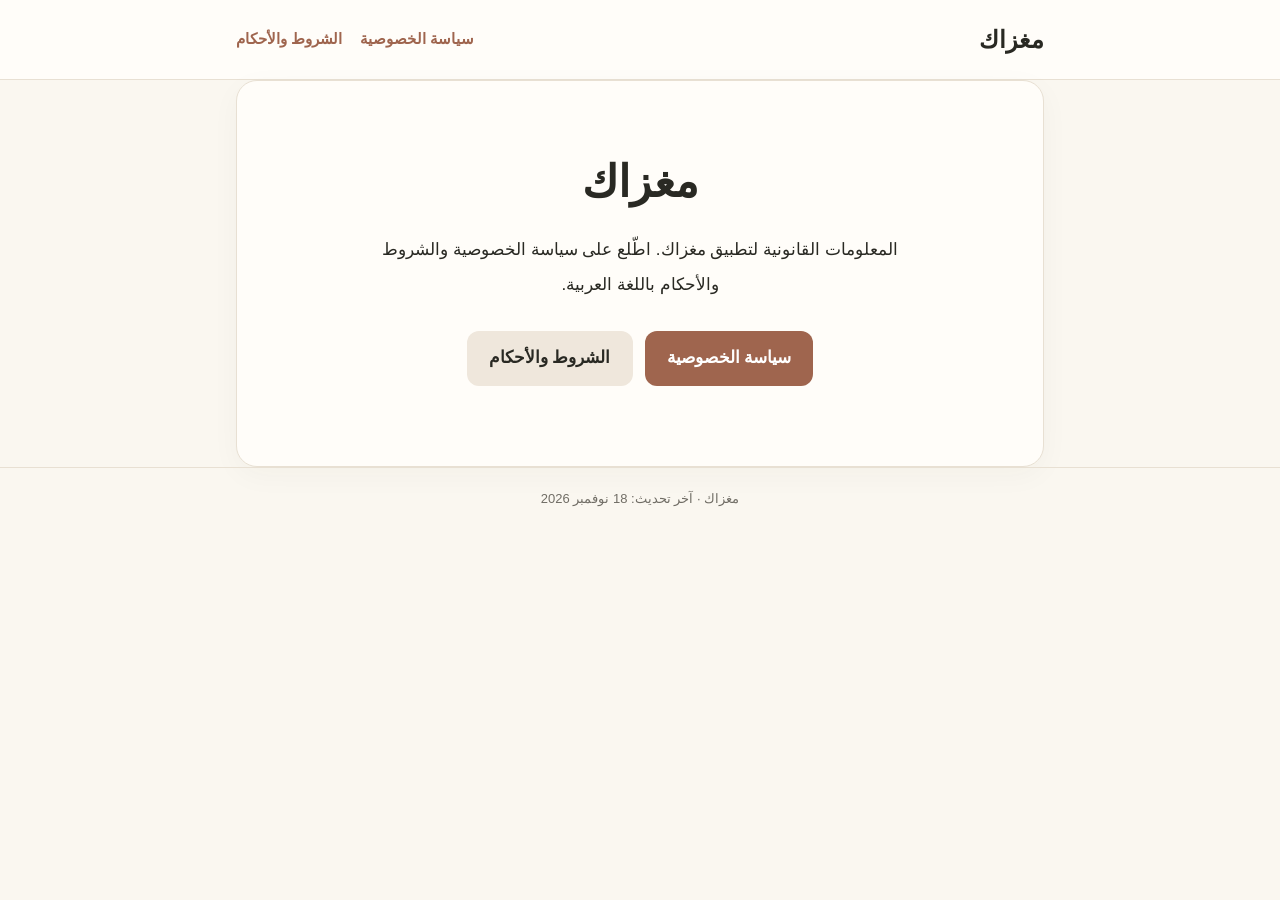
<file: index.html>
<!doctype html><html lang="ar" dir="rtl"><head><meta charset="utf-8"><meta name="viewport" content="width=device-width, initial-scale=1"><title>مغزاك — المعلومات القانونية</title><meta name="description" content="سياسة الخصوصية والشروط والأحكام لتطبيق مغزاك"><link rel="stylesheet" href="style.css"></head><body><header><div class="container top"><a class="brand" href="index.html">مغزاك</a><nav><a href="privacy.html">سياسة الخصوصية</a><a href="terms.html">الشروط والأحكام</a></nav></div></header><main class="container"><article class="paper hero"><h1>مغزاك</h1><p>المعلومات القانونية لتطبيق مغزاك. اطّلع على سياسة الخصوصية والشروط والأحكام باللغة العربية.</p><div class="links"><a class="action" href="privacy.html">سياسة الخصوصية</a><a class="action light" href="terms.html">الشروط والأحكام</a></div></article></main><footer><div class="container">مغزاك · آخر تحديث: 18 نوفمبر 2026</div></footer></body></html>
</file>
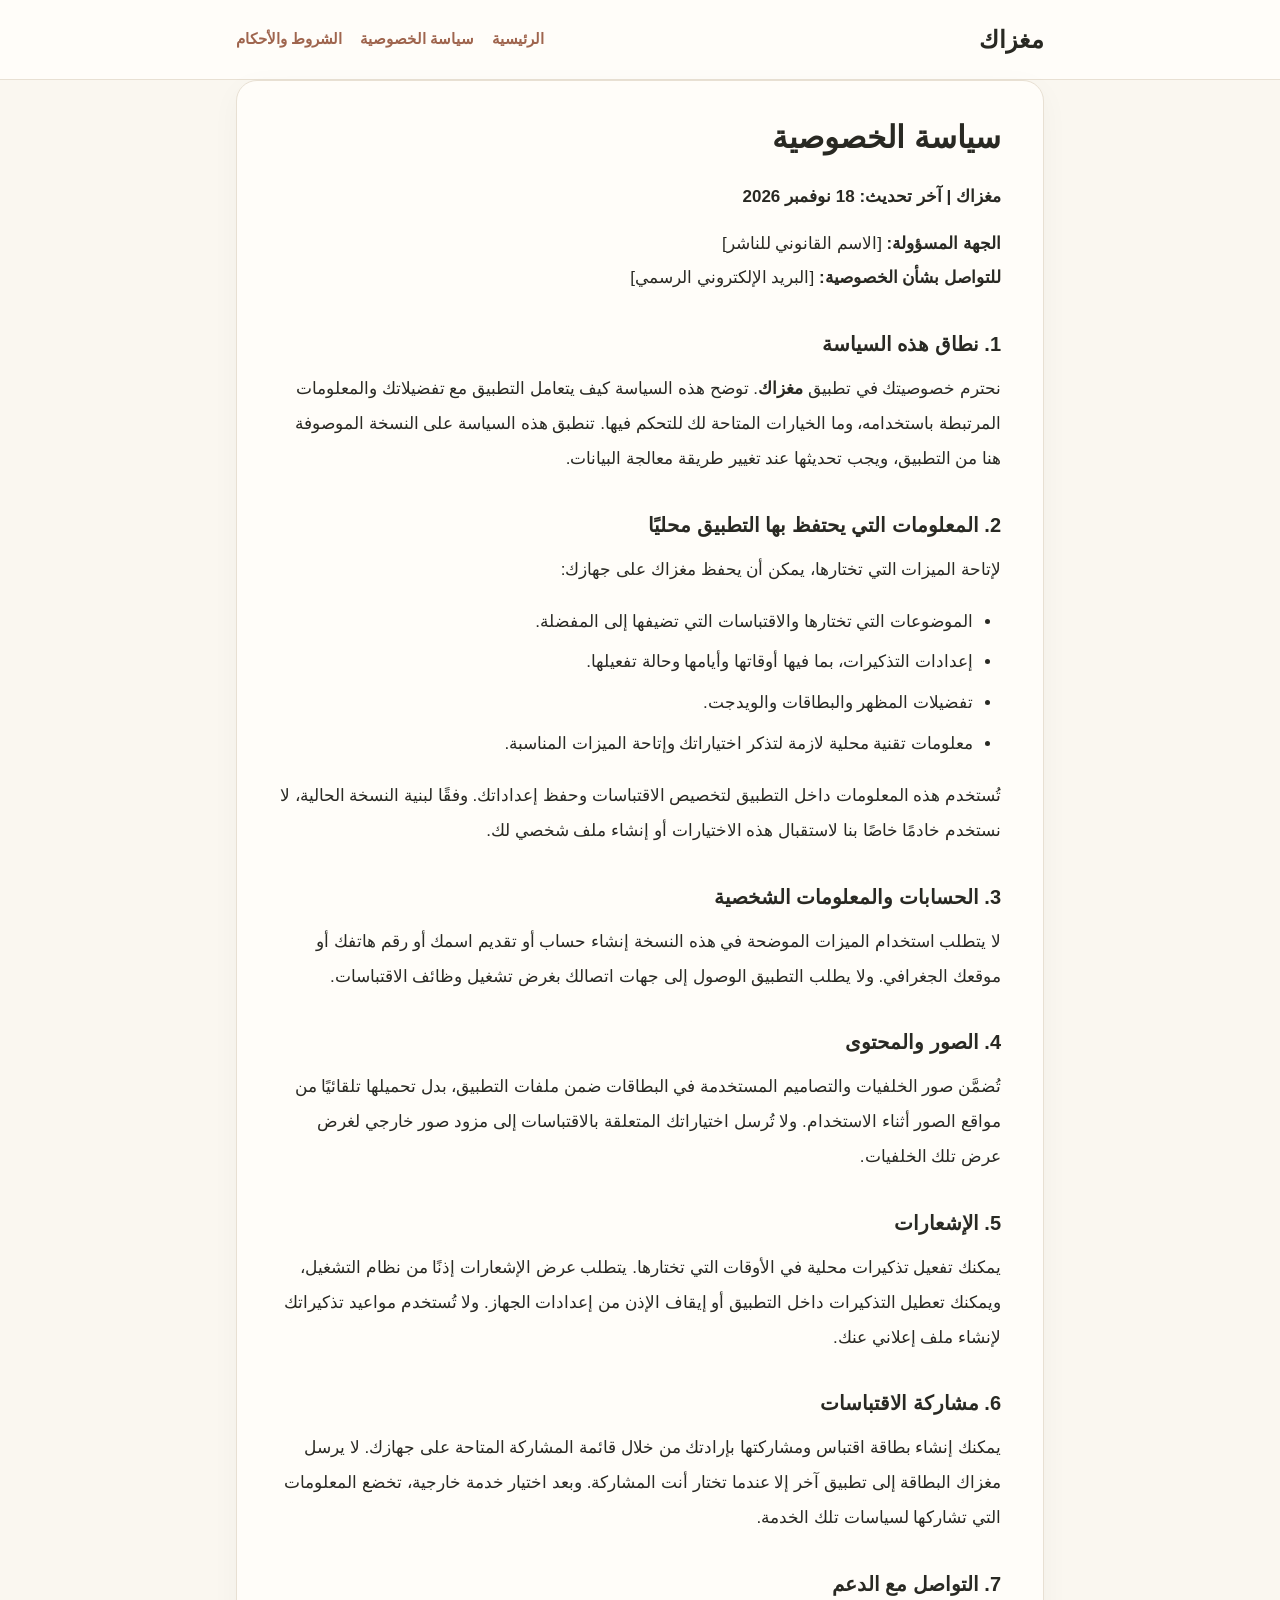
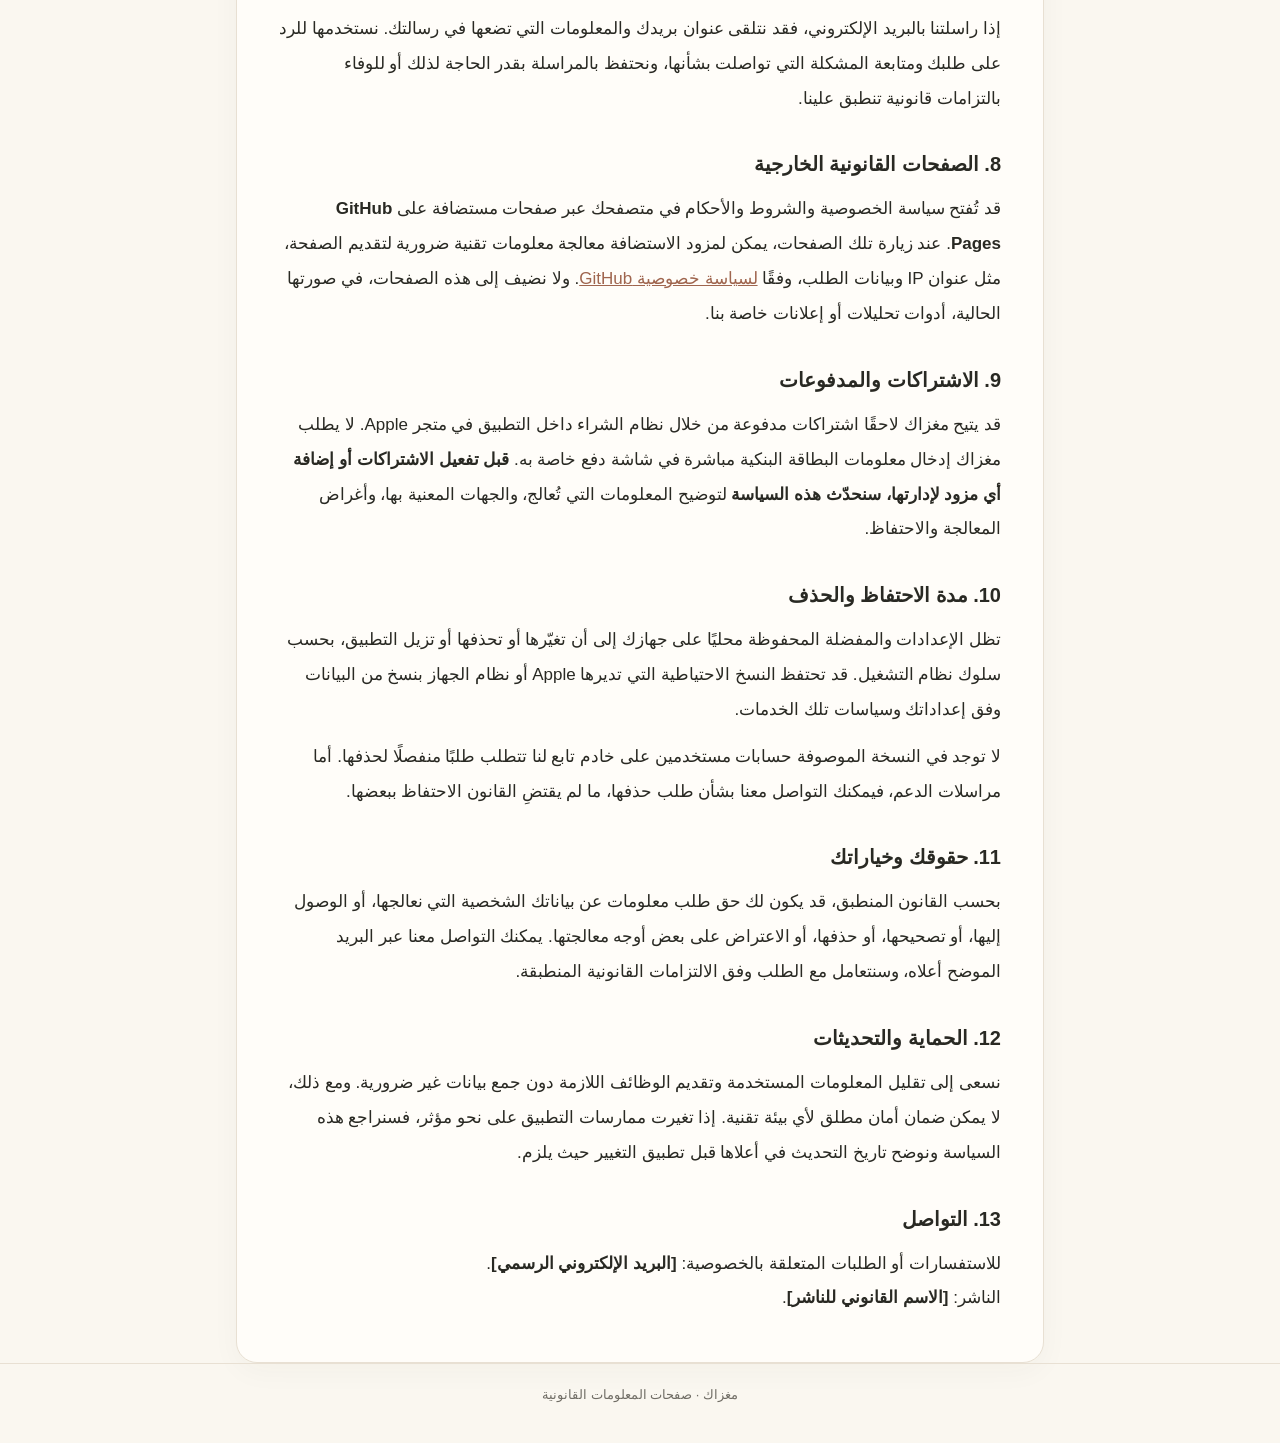
<file: privacy.html>
<!doctype html>
<html lang="ar" dir="rtl"><head><meta charset="utf-8"><meta name="viewport" content="width=device-width, initial-scale=1"><meta name="color-scheme" content="light"><title>سياسة الخصوصية — مغزاك</title><meta name="description" content="سياسة الخصوصية لتطبيق مغزاك"><link rel="stylesheet" href="style.css"></head>
<body><header><div class="container top"><a class="brand" href="index.html">مغزاك</a><nav aria-label="التنقل"><a href="index.html">الرئيسية</a><a href="privacy.html">سياسة الخصوصية</a><a href="terms.html">الشروط والأحكام</a></nav></div></header><main class="container"><article class="paper"><h1>سياسة الخصوصية</h1>
<p><strong>مغزاك | آخر تحديث: 18 نوفمبر 2026</strong></p>
<p><strong>الجهة المسؤولة:</strong> [الاسم القانوني للناشر]<br />
<strong>للتواصل بشأن الخصوصية:</strong> [البريد الإلكتروني الرسمي]</p>
<h2>1. نطاق هذه السياسة</h2>
<p>نحترم خصوصيتك في تطبيق <strong>مغزاك</strong>. توضح هذه السياسة كيف يتعامل التطبيق مع تفضيلاتك والمعلومات المرتبطة باستخدامه، وما الخيارات المتاحة لك للتحكم فيها. تنطبق هذه السياسة على النسخة الموصوفة هنا من التطبيق، ويجب تحديثها عند تغيير طريقة معالجة البيانات.</p>
<h2>2. المعلومات التي يحتفظ بها التطبيق محليًا</h2>
<p>لإتاحة الميزات التي تختارها، يمكن أن يحفظ مغزاك على جهازك:</p>
<ul>
<li>الموضوعات التي تختارها والاقتباسات التي تضيفها إلى المفضلة.</li>
<li>إعدادات التذكيرات، بما فيها أوقاتها وأيامها وحالة تفعيلها.</li>
<li>تفضيلات المظهر والبطاقات والويدجت.</li>
<li>معلومات تقنية محلية لازمة لتذكر اختياراتك وإتاحة الميزات المناسبة.</li>
</ul>
<p>تُستخدم هذه المعلومات داخل التطبيق لتخصيص الاقتباسات وحفظ إعداداتك. وفقًا لبنية النسخة الحالية، لا نستخدم خادمًا خاصًا بنا لاستقبال هذه الاختيارات أو إنشاء ملف شخصي لك.</p>
<h2>3. الحسابات والمعلومات الشخصية</h2>
<p>لا يتطلب استخدام الميزات الموضحة في هذه النسخة إنشاء حساب أو تقديم اسمك أو رقم هاتفك أو موقعك الجغرافي. ولا يطلب التطبيق الوصول إلى جهات اتصالك بغرض تشغيل وظائف الاقتباسات.</p>
<h2>4. الصور والمحتوى</h2>
<p>تُضمَّن صور الخلفيات والتصاميم المستخدمة في البطاقات ضمن ملفات التطبيق، بدل تحميلها تلقائيًا من مواقع الصور أثناء الاستخدام. ولا تُرسل اختياراتك المتعلقة بالاقتباسات إلى مزود صور خارجي لغرض عرض تلك الخلفيات.</p>
<h2>5. الإشعارات</h2>
<p>يمكنك تفعيل تذكيرات محلية في الأوقات التي تختارها. يتطلب عرض الإشعارات إذنًا من نظام التشغيل، ويمكنك تعطيل التذكيرات داخل التطبيق أو إيقاف الإذن من إعدادات الجهاز. ولا تُستخدم مواعيد تذكيراتك لإنشاء ملف إعلاني عنك.</p>
<h2>6. مشاركة الاقتباسات</h2>
<p>يمكنك إنشاء بطاقة اقتباس ومشاركتها بإرادتك من خلال قائمة المشاركة المتاحة على جهازك. لا يرسل مغزاك البطاقة إلى تطبيق آخر إلا عندما تختار أنت المشاركة. وبعد اختيار خدمة خارجية، تخضع المعلومات التي تشاركها لسياسات تلك الخدمة.</p>
<h2>7. التواصل مع الدعم</h2>
<p>إذا راسلتنا بالبريد الإلكتروني، فقد نتلقى عنوان بريدك والمعلومات التي تضعها في رسالتك. نستخدمها للرد على طلبك ومتابعة المشكلة التي تواصلت بشأنها، ونحتفظ بالمراسلة بقدر الحاجة لذلك أو للوفاء بالتزامات قانونية تنطبق علينا.</p>
<h2>8. الصفحات القانونية الخارجية</h2>
<p>قد تُفتح سياسة الخصوصية والشروط والأحكام في متصفحك عبر صفحات مستضافة على <strong>GitHub Pages</strong>. عند زيارة تلك الصفحات، يمكن لمزود الاستضافة معالجة معلومات تقنية ضرورية لتقديم الصفحة، مثل عنوان IP وبيانات الطلب، وفقًا <a href="https://docs.github.com/en/site-policy/privacy-policies/github-general-privacy-statement">لسياسة خصوصية GitHub</a>. ولا نضيف إلى هذه الصفحات، في صورتها الحالية، أدوات تحليلات أو إعلانات خاصة بنا.</p>
<h2>9. الاشتراكات والمدفوعات</h2>
<p>قد يتيح مغزاك لاحقًا اشتراكات مدفوعة من خلال نظام الشراء داخل التطبيق في متجر Apple. لا يطلب مغزاك إدخال معلومات البطاقة البنكية مباشرة في شاشة دفع خاصة به. <strong>قبل تفعيل الاشتراكات أو إضافة أي مزود لإدارتها، سنحدّث هذه السياسة</strong> لتوضيح المعلومات التي تُعالج، والجهات المعنية بها، وأغراض المعالجة والاحتفاظ.</p>
<h2>10. مدة الاحتفاظ والحذف</h2>
<p>تظل الإعدادات والمفضلة المحفوظة محليًا على جهازك إلى أن تغيّرها أو تحذفها أو تزيل التطبيق، بحسب سلوك نظام التشغيل. قد تحتفظ النسخ الاحتياطية التي تديرها Apple أو نظام الجهاز بنسخ من البيانات وفق إعداداتك وسياسات تلك الخدمات.</p>
<p>لا توجد في النسخة الموصوفة حسابات مستخدمين على خادم تابع لنا تتطلب طلبًا منفصلًا لحذفها. أما مراسلات الدعم، فيمكنك التواصل معنا بشأن طلب حذفها، ما لم يقتضِ القانون الاحتفاظ ببعضها.</p>
<h2>11. حقوقك وخياراتك</h2>
<p>بحسب القانون المنطبق، قد يكون لك حق طلب معلومات عن بياناتك الشخصية التي نعالجها، أو الوصول إليها، أو تصحيحها، أو حذفها، أو الاعتراض على بعض أوجه معالجتها. يمكنك التواصل معنا عبر البريد الموضح أعلاه، وسنتعامل مع الطلب وفق الالتزامات القانونية المنطبقة.</p>
<h2>12. الحماية والتحديثات</h2>
<p>نسعى إلى تقليل المعلومات المستخدمة وتقديم الوظائف اللازمة دون جمع بيانات غير ضرورية. ومع ذلك، لا يمكن ضمان أمان مطلق لأي بيئة تقنية. إذا تغيرت ممارسات التطبيق على نحو مؤثر، فسنراجع هذه السياسة ونوضح تاريخ التحديث في أعلاها قبل تطبيق التغيير حيث يلزم.</p>
<h2>13. التواصل</h2>
<p>للاستفسارات أو الطلبات المتعلقة بالخصوصية: <strong>[البريد الإلكتروني الرسمي]</strong>.<br />
الناشر: <strong>[الاسم القانوني للناشر]</strong>.</p>
</article></main><footer><div class="container">مغزاك · صفحات المعلومات القانونية</div></footer></body></html>
</file>
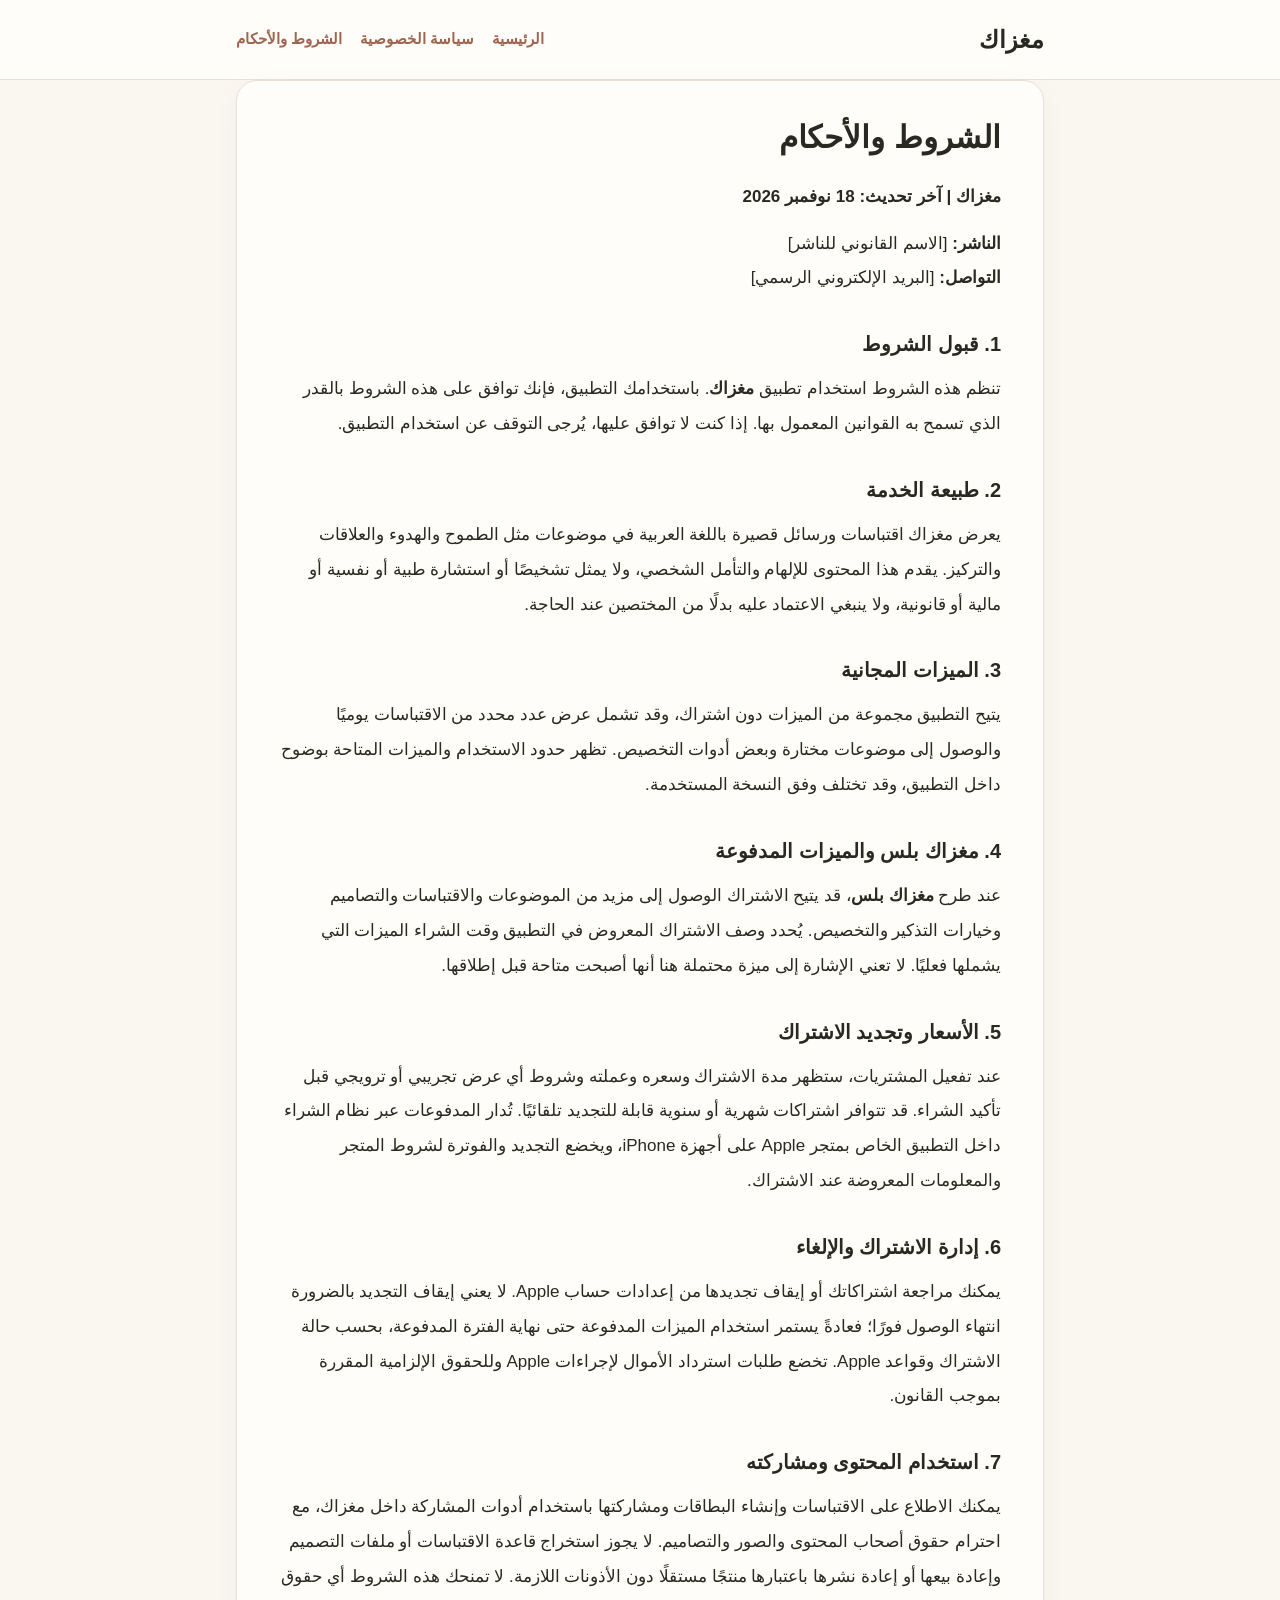
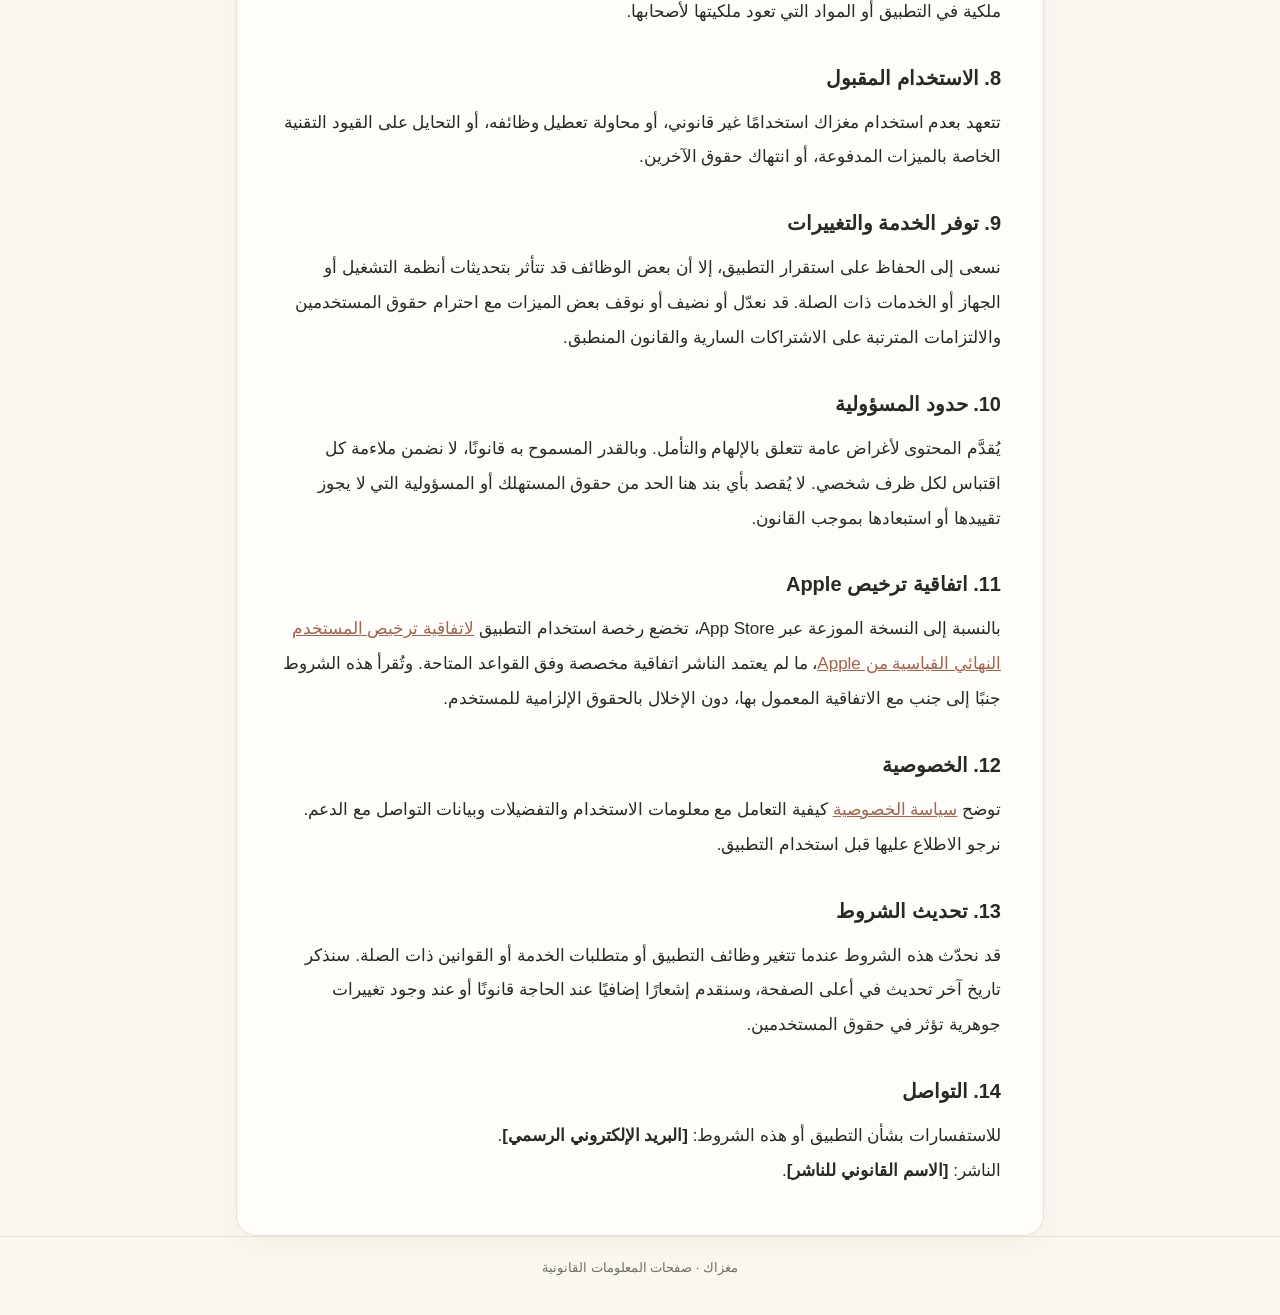
<file: terms.html>
<!doctype html>
<html lang="ar" dir="rtl"><head><meta charset="utf-8"><meta name="viewport" content="width=device-width, initial-scale=1"><meta name="color-scheme" content="light"><title>الشروط والأحكام — مغزاك</title><meta name="description" content="الشروط والأحكام لتطبيق مغزاك"><link rel="stylesheet" href="style.css"></head>
<body><header><div class="container top"><a class="brand" href="index.html">مغزاك</a><nav aria-label="التنقل"><a href="index.html">الرئيسية</a><a href="privacy.html">سياسة الخصوصية</a><a href="terms.html">الشروط والأحكام</a></nav></div></header><main class="container"><article class="paper"><h1>الشروط والأحكام</h1>
<p><strong>مغزاك | آخر تحديث: 18 نوفمبر 2026</strong></p>
<p><strong>الناشر:</strong> [الاسم القانوني للناشر]<br />
<strong>التواصل:</strong> [البريد الإلكتروني الرسمي]</p>
<h2>1. قبول الشروط</h2>
<p>تنظم هذه الشروط استخدام تطبيق <strong>مغزاك</strong>. باستخدامك التطبيق، فإنك توافق على هذه الشروط بالقدر الذي تسمح به القوانين المعمول بها. إذا كنت لا توافق عليها، يُرجى التوقف عن استخدام التطبيق.</p>
<h2>2. طبيعة الخدمة</h2>
<p>يعرض مغزاك اقتباسات ورسائل قصيرة باللغة العربية في موضوعات مثل الطموح والهدوء والعلاقات والتركيز. يقدم هذا المحتوى للإلهام والتأمل الشخصي، ولا يمثل تشخيصًا أو استشارة طبية أو نفسية أو مالية أو قانونية، ولا ينبغي الاعتماد عليه بدلًا من المختصين عند الحاجة.</p>
<h2>3. الميزات المجانية</h2>
<p>يتيح التطبيق مجموعة من الميزات دون اشتراك، وقد تشمل عرض عدد محدد من الاقتباسات يوميًا والوصول إلى موضوعات مختارة وبعض أدوات التخصيص. تظهر حدود الاستخدام والميزات المتاحة بوضوح داخل التطبيق، وقد تختلف وفق النسخة المستخدمة.</p>
<h2>4. مغزاك بلس والميزات المدفوعة</h2>
<p>عند طرح <strong>مغزاك بلس</strong>، قد يتيح الاشتراك الوصول إلى مزيد من الموضوعات والاقتباسات والتصاميم وخيارات التذكير والتخصيص. يُحدد وصف الاشتراك المعروض في التطبيق وقت الشراء الميزات التي يشملها فعليًا. لا تعني الإشارة إلى ميزة محتملة هنا أنها أصبحت متاحة قبل إطلاقها.</p>
<h2>5. الأسعار وتجديد الاشتراك</h2>
<p>عند تفعيل المشتريات، ستظهر مدة الاشتراك وسعره وعملته وشروط أي عرض تجريبي أو ترويجي قبل تأكيد الشراء. قد تتوافر اشتراكات شهرية أو سنوية قابلة للتجديد تلقائيًا. تُدار المدفوعات عبر نظام الشراء داخل التطبيق الخاص بمتجر Apple على أجهزة iPhone، ويخضع التجديد والفوترة لشروط المتجر والمعلومات المعروضة عند الاشتراك.</p>
<h2>6. إدارة الاشتراك والإلغاء</h2>
<p>يمكنك مراجعة اشتراكاتك أو إيقاف تجديدها من إعدادات حساب Apple. لا يعني إيقاف التجديد بالضرورة انتهاء الوصول فورًا؛ فعادةً يستمر استخدام الميزات المدفوعة حتى نهاية الفترة المدفوعة، بحسب حالة الاشتراك وقواعد Apple. تخضع طلبات استرداد الأموال لإجراءات Apple وللحقوق الإلزامية المقررة بموجب القانون.</p>
<h2>7. استخدام المحتوى ومشاركته</h2>
<p>يمكنك الاطلاع على الاقتباسات وإنشاء البطاقات ومشاركتها باستخدام أدوات المشاركة داخل مغزاك، مع احترام حقوق أصحاب المحتوى والصور والتصاميم. لا يجوز استخراج قاعدة الاقتباسات أو ملفات التصميم وإعادة بيعها أو إعادة نشرها باعتبارها منتجًا مستقلًا دون الأذونات اللازمة. لا تمنحك هذه الشروط أي حقوق ملكية في التطبيق أو المواد التي تعود ملكيتها لأصحابها.</p>
<h2>8. الاستخدام المقبول</h2>
<p>تتعهد بعدم استخدام مغزاك استخدامًا غير قانوني، أو محاولة تعطيل وظائفه، أو التحايل على القيود التقنية الخاصة بالميزات المدفوعة، أو انتهاك حقوق الآخرين.</p>
<h2>9. توفر الخدمة والتغييرات</h2>
<p>نسعى إلى الحفاظ على استقرار التطبيق، إلا أن بعض الوظائف قد تتأثر بتحديثات أنظمة التشغيل أو الجهاز أو الخدمات ذات الصلة. قد نعدّل أو نضيف أو نوقف بعض الميزات مع احترام حقوق المستخدمين والالتزامات المترتبة على الاشتراكات السارية والقانون المنطبق.</p>
<h2>10. حدود المسؤولية</h2>
<p>يُقدَّم المحتوى لأغراض عامة تتعلق بالإلهام والتأمل. وبالقدر المسموح به قانونًا، لا نضمن ملاءمة كل اقتباس لكل ظرف شخصي. لا يُقصد بأي بند هنا الحد من حقوق المستهلك أو المسؤولية التي لا يجوز تقييدها أو استبعادها بموجب القانون.</p>
<h2>11. اتفاقية ترخيص Apple</h2>
<p>بالنسبة إلى النسخة الموزعة عبر App Store، تخضع رخصة استخدام التطبيق <a href="https://www.apple.com/legal/internet-services/itunes/dev/stdeula/">لاتفاقية ترخيص المستخدم النهائي القياسية من Apple</a>، ما لم يعتمد الناشر اتفاقية مخصصة وفق القواعد المتاحة. وتُقرأ هذه الشروط جنبًا إلى جنب مع الاتفاقية المعمول بها، دون الإخلال بالحقوق الإلزامية للمستخدم.</p>
<h2>12. الخصوصية</h2>
<p>توضح <a href="privacy.html">سياسة الخصوصية</a> كيفية التعامل مع معلومات الاستخدام والتفضيلات وبيانات التواصل مع الدعم. نرجو الاطلاع عليها قبل استخدام التطبيق.</p>
<h2>13. تحديث الشروط</h2>
<p>قد نحدّث هذه الشروط عندما تتغير وظائف التطبيق أو متطلبات الخدمة أو القوانين ذات الصلة. سنذكر تاريخ آخر تحديث في أعلى الصفحة، وسنقدم إشعارًا إضافيًا عند الحاجة قانونًا أو عند وجود تغييرات جوهرية تؤثر في حقوق المستخدمين.</p>
<h2>14. التواصل</h2>
<p>للاستفسارات بشأن التطبيق أو هذه الشروط: <strong>[البريد الإلكتروني الرسمي]</strong>.<br />
الناشر: <strong>[الاسم القانوني للناشر]</strong>.</p>
</article></main><footer><div class="container">مغزاك · صفحات المعلومات القانونية</div></footer></body></html>
</file>
<file: style.css>
:root { color-scheme:light; --ink:#292923; --muted:#706d65; --bg:#faf7f0; --card:#fffdf9; --line:#e8e0d3; --accent:#9f654e; }
*{box-sizing:border-box}html{scroll-behavior:smooth}body{margin:0;background:var(--bg);color:var(--ink);font-family:Tahoma,'Noto Sans Arabic','Segoe UI',Arial,sans-serif;font-size:17px;line-height:2.05}
header{background:var(--card);border-bottom:1px solid var(--line)}.container{max-width:860px;margin:auto;padding:0 26px}.top{display:flex;align-items:center;justify-content:space-between;gap:18px;padding-top:15px;padding-bottom:15px;flex-wrap:wrap}.brand{font-weight:800;font-size:24px;color:var(--ink);text-decoration:none}nav{display:flex;gap:18px;flex-wrap:wrap}nav a{color:var(--accent);text-decoration:none;font-size:15px;font-weight:600}nav a:hover,a:hover{text-decoration:underline}
main{padding-top:35px;padding-bottom:45px}.paper{background:var(--card);border:1px solid var(--line);border-radius:21px;padding:34px 42px;box-shadow:0 8px 30px rgba(55,43,30,.035)}h1{font-size:31px;line-height:1.5;margin:0 0 18px}h2{font-size:20px;margin:33px 0 12px;line-height:1.55}p{margin:12px 0}ul{padding-inline-start:28px}li{margin:6px 0}a{color:var(--accent);overflow-wrap:anywhere}.meta{color:var(--muted);font-size:14px}.hero{text-align:center;padding-top:68px;padding-bottom:80px}.hero h1{font-size:44px}.hero p{max-width:550px;margin:0 auto 28px}.links{display:flex;justify-content:center;gap:12px;flex-wrap:wrap}.action{display:inline-block;background:var(--accent);color:white;padding:10px 22px;border-radius:12px;text-decoration:none;font-weight:700}.action.light{background:#efe7dc;color:var(--ink)}footer{border-top:1px solid var(--line);padding:18px 0 34px;text-align:center;color:var(--muted);font-size:13px}
@media(max-width:620px){body{font-size:16px}.container{padding:0 14px}.paper{padding:24px 21px;border-radius:14px}h1{font-size:27px}.hero h1{font-size:35px}h2{font-size:19px}}
</file>
